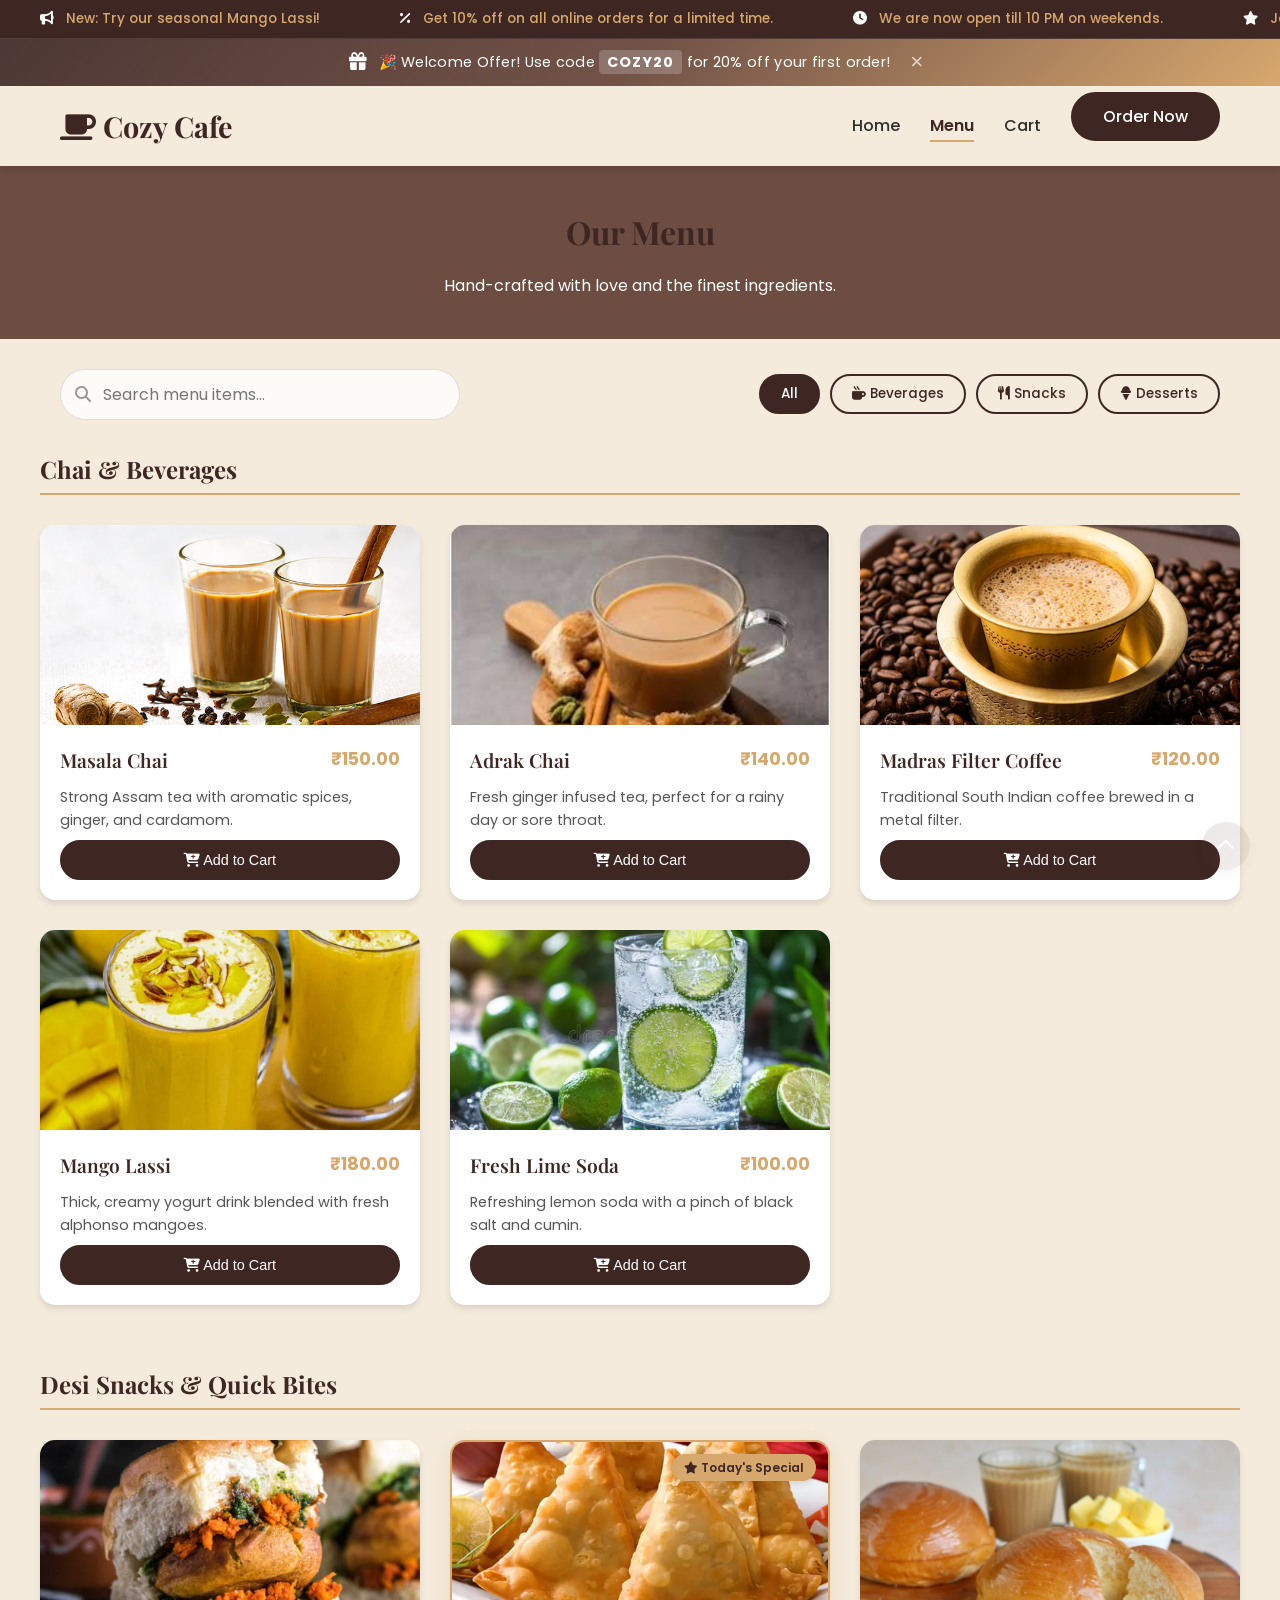
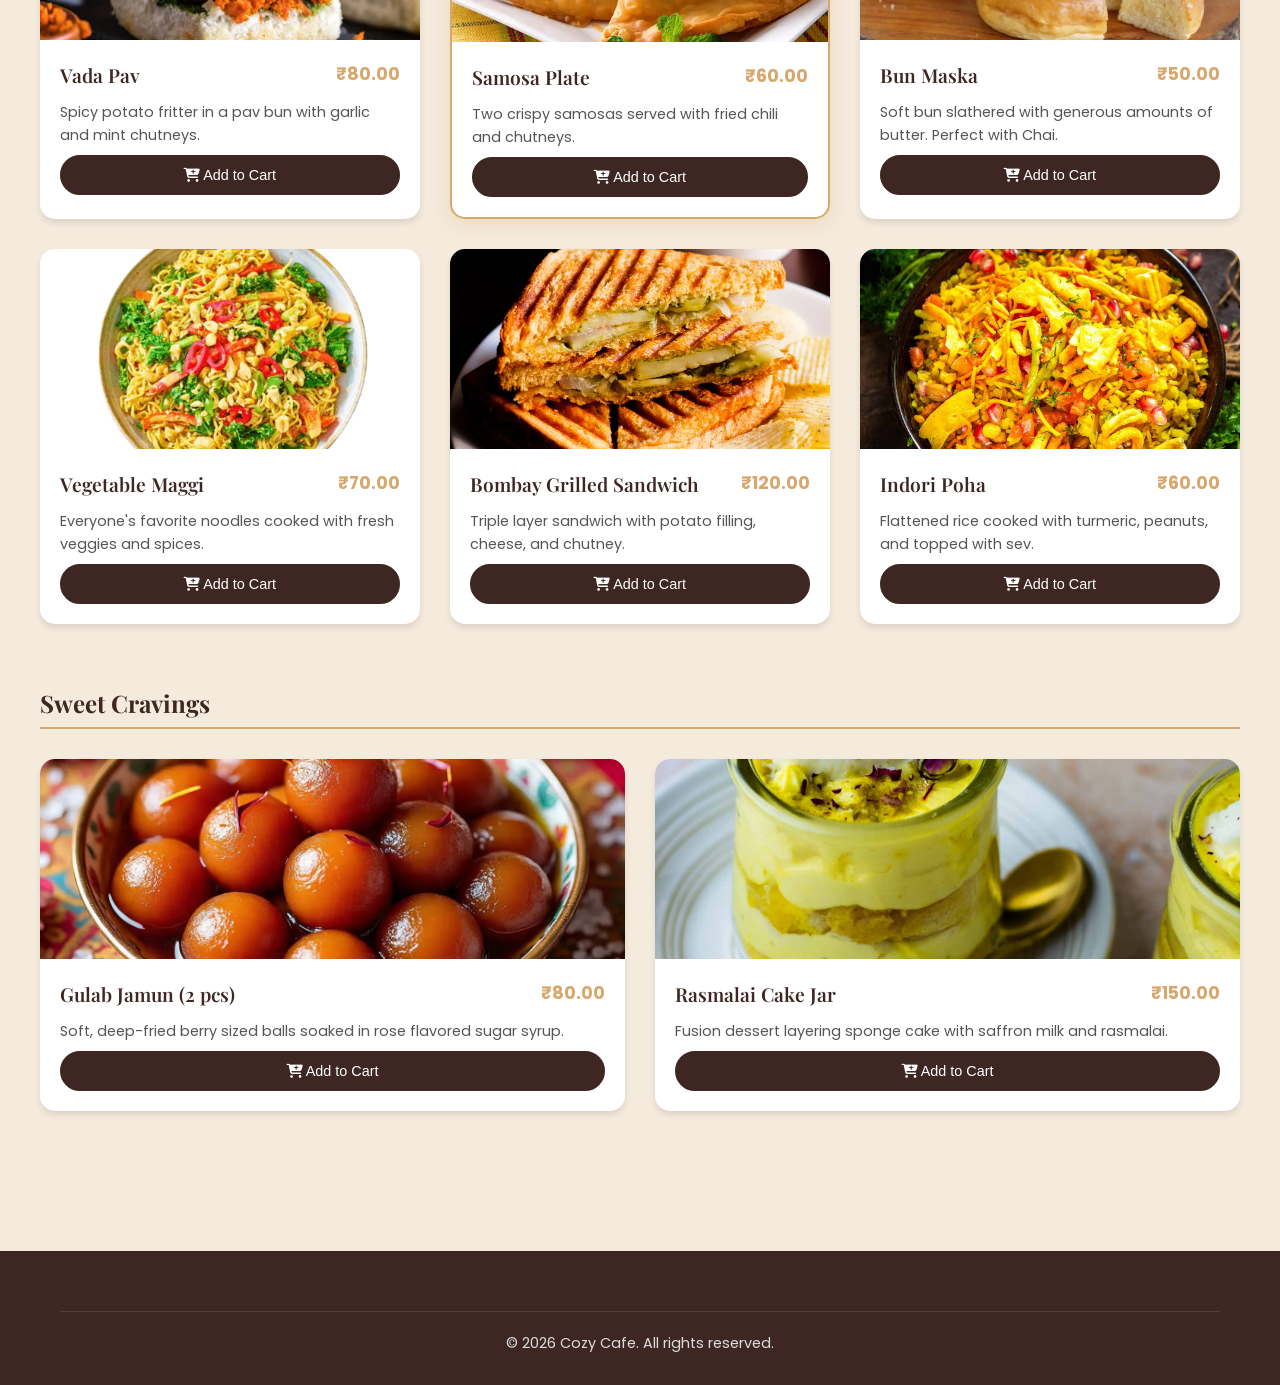
<file: menu.html>
<!DOCTYPE html>
<html lang="en">

<head>
    <meta charset="UTF-8">
    <meta name="viewport" content="width=device-width, initial-scale=1.0">
    <title>Menu | Cozy Cafe</title>
    <link rel="stylesheet" href="style.css?v=2">
    <link
        href="https://fonts.googleapis.com/css2?family=Playfair+Display:wght@400;600;700&family=Poppins:wght@300;400;500;600&display=swap"
        rel="stylesheet">
    <link rel="stylesheet" href="https://cdnjs.cloudflare.com/ajax/libs/font-awesome/6.4.0/css/all.min.css">
</head>

<body>

    <!-- Navbar -->
    <nav class="navbar">
        <div class="container">
            <a href="index.html" class="logo"><i class="fas fa-coffee"></i> Cozy Cafe</a>

            <input type="checkbox" id="mobile-menu-checkbox">
            <label for="mobile-menu-checkbox" class="menu-toggle">
                <span class="bar"></span>
                <span class="bar"></span>
                <span class="bar"></span>
            </label>

            <ul class="nav-links">
                <div class="nav-left">
                    <li><a href="index.html" class="nav-link">Home</a></li>
                    <li><a href="menu.html" class="nav-link">Menu</a></li>
                    <li><a href="cart.html" class="nav-link">Cart <span class="cart-badge"
                                style="display:none;">0</span></a></li>
                </div>
                <div class="nav-right">
                    <li><a href="payment.html" class="btn">Order Now</a></li>
                </div>
            </ul>
        </div>
    </nav>

    <!-- Page Header -->
    <header class="page-header section text-center"
        style="background-color: var(--secondary-color); color: var(--white); padding: 40px 0;">
        <h1>Our Menu</h1>
        <p>Hand-crafted with love and the finest ingredients.</p>
    </header>

    <!-- Search & Filter Bar -->
    <div class="container" style="margin-top: 30px;">
        <div class="menu-controls"
            style="display: flex; flex-wrap: wrap; gap: 15px; align-items: center; justify-content: space-between;">
            <div class="search-bar" style="flex: 1; min-width: 250px; max-width: 400px; position: relative;">
                <i class="fas fa-search"
                    style="position: absolute; left: 15px; top: 50%; transform: translateY(-50%); color: #999;"></i>
                <input type="text" id="menu-search" class="form-input" placeholder="Search menu items..."
                    style="padding-left: 42px; border-radius: 30px; width: 100%;">
            </div>
            <div class="filter-pills" style="display: flex; gap: 10px; flex-wrap: wrap;">
                <button class="filter-pill active" data-category="all">All</button>
                <button class="filter-pill" data-category="beverages"><i class="fas fa-mug-hot"></i> Beverages</button>
                <button class="filter-pill" data-category="snacks"><i class="fas fa-utensils"></i> Snacks</button>
                <button class="filter-pill" data-category="desserts"><i class="fas fa-ice-cream"></i> Desserts</button>
            </div>
        </div>
    </div>

    <!-- Menu Items (dynamically rendered by JS) -->
    <div class="container section" id="menu-container" style="padding-top: 30px;">
        <!-- JS will populate this -->
    </div>

    <!-- Footer -->
    <footer class="footer">
        <div class="container">
            <div class="copyright">
                <p>&copy; 2026 Cozy Cafe. All rights reserved.</p>
            </div>
        </div>
    </footer>

    <script src="script.js?v=2"></script>
    <!-- jQuery CDN -->
    <script src="https://cdnjs.cloudflare.com/ajax/libs/jquery/3.7.1/jquery.min.js"></script>
    <!-- jQuery Features Module -->
    <script src="jquery-features.js?v=2"></script>
</body>

</html>
</file>
<file: style.css>
/* 
   Cozy Cafe - Main Stylesheet
   Theme: Modern Cozy Coffeehouse
*/

:root {
    /* Color Palette */
    --primary-color: #3E2723;
    /* Dark Coffee Brown */
    --secondary-color: #6D4C41;
    /* Latte Brown */
    --accent-color: #D7A86E;
    /* Caramel */
    --bg-color: #F5EBDD;
    /* Cream */
    --text-color: #2E2E2E;
    /* Dark Grey */
    --white: #FFFFFF;
    --shadow: 0 4px 6px rgba(0, 0, 0, 0.1);
    --shadow-hover: 0 10px 15px rgba(0, 0, 0, 0.15);

    /* Fonts */
    --font-heading: 'Playfair Display', serif;
    --font-body: 'Poppins', sans-serif;

    /* Spacing */
    --container-width: 1200px;
    --header-height: 80px;
}

/* Reset & Base Styles */
* {
    margin: 0;
    padding: 0;
    box-sizing: border-box;
}

html {
    scroll-behavior: smooth;
}

body {
    font-family: var(--font-body);
    background-color: var(--bg-color);
    color: var(--text-color);
    line-height: 1.6;
    overflow-x: hidden;
}

h1,
h2,
h3,
h4,
h5,
h6 {
    font-family: var(--font-heading);
    color: var(--primary-color);
    margin-bottom: 1rem;
}

a {
    text-decoration: none;
    color: inherit;
    transition: all 0.3s ease;
}

ul {
    list-style: none;
}

img {
    max-width: 100%;
    display: block;
}

/* Utilities */
.container {
    max-width: var(--container-width);
    margin: 0 auto;
    padding: 0 20px;
}

.section {
    padding: 80px 0;
}

.text-center {
    text-align: center;
}

.btn {
    display: inline-block;
    margin-top: -11px;
    padding: 10px 30px;
    background-color: var(--primary-color);
    color: var(--white);
    border-radius: 30px;
    font-weight: 500;
    font-size: 1rem;
    transition: all 0.3s ease;
    border: 2px solid var(--primary-color);
    position: relative;
    overflow: hidden;
    cursor: pointer;
}

.btn:hover {
    background-color: var(--accent-color);
    border-color: var(--accent-color);
    color: var(--primary-color);
    transform: translateY(-2px);
    box-shadow: var(--shadow-hover);
}

.btn-outline {
    background-color: transparent;
    color: var(--primary-color);
    border: 2px solid var(--primary-color);
}

.btn-outline:hover {
    background-color: var(--primary-color);
    color: var(--white);
}

/* Animations */
@keyframes fadeIn {
    from {
        opacity: 0;
        transform: translateY(20px);
    }

    to {
        opacity: 1;
        transform: translateY(0);
    }
}

@keyframes slideDown {
    from {
        transform: translateY(-100%);
    }

    to {
        transform: translateY(0);
    }
}

.fade-in {
    animation: fadeIn 1s ease forwards;
}

/* Navbar */
.navbar {
    background-color: rgba(245, 235, 221, 0.95);
    backdrop-filter: blur(10px);
    height: var(--header-height);
    position: sticky;
    top: 0;
    z-index: 1000;
    box-shadow: var(--shadow);
    display: flex;
    align-items: center;
    justify-content: space-between;
    padding: 10px 40px;
}

.navbar .container {
    display: flex;
    justify-content: space-between;
    align-items: center;
    width: 100%;
}

.logo {
    font-family: var(--font-heading);
    font-size: 1.8rem;
    font-weight: 700;
    color: var(--primary-color);
}

.nav-left {
    display: flex;
    align-items: center;
    gap: 30px;
}

.nav-right {
    display: flex;
    align-items: center;
    margin-left: auto;
}

.nav-links {
    display: flex;
    align-items: center;
    gap: 30px;
}

.nav-link {
    font-weight: 500;
    color: var(--text-color);
    position: relative;
}

.nav-link::after {
    content: '';
    position: absolute;
    width: 0;
    height: 2px;
    bottom: -5px;
    left: 0;
    background-color: var(--accent-color);
    transition: width 0.3s ease;
}

.nav-link:hover::after {
    width: 100%;
}

.nav-link:hover {
    color: var(--primary-color);
}

/* Mobile Menu Checkbox Hack */
.menu-toggle {
    display: none;
    flex-direction: column;
    cursor: pointer;
    gap: 5px;
}

.bar {
    width: 25px;
    height: 3px;
    background-color: var(--primary-color);
    transition: all 0.3s ease;
}

#mobile-menu-checkbox {
    display: none;
}

/* Footer */
.footer {
    background-color: var(--primary-color);
    color: var(--white);
    padding: 60px 0 20px;
}

.footer-content {
    display: grid;
    grid-template-columns: repeat(auto-fit, minmax(250px, 1fr));
    gap: 40px;
    margin-bottom: 40px;
}

.footer h3 {
    color: var(--accent-color);
    margin-bottom: 20px;
}

.footer p,
.footer a {
    color: #ddd;
    margin-bottom: 10px;
    display: block;
}

.social-icons {
    display: flex;
    gap: 15px;
    margin-top: 20px;
}

.social-icon {
    width: 40px;
    height: 40px;
    border-radius: 50%;
    background-color: rgba(255, 255, 255, 0.1);
    display: grid;
    place-items: center;
    transition: all 0.3s ease;
    text-decoration: none;
    font-size: 1.2rem;
    color: var(--white);
    /* Ensure icon color is consistent */
}

/* Removed .social-icon i line-height rule to prevent misalignment */

.social-icon:hover {
    background-color: var(--accent-color);
    transform: translateY(-3px);
}

.copyright {
    text-align: center;
    border-top: 1px solid rgba(255, 255, 255, 0.1);
    padding-top: 20px;
    font-size: 0.9rem;
    color: #ccc;
}

/* Home Page Specifics */
.hero {
    height: calc(100vh - var(--header-height));
    background: linear-gradient(rgba(62, 39, 35, 0.6), rgba(62, 39, 35, 0.6)), url('images/hero_bg.jpg');
    background-size: cover;
    background-position: center;
    display: flex;
    align-items: center;
    justify-content: center;
    text-align: center;
    color: var(--white);
    padding: 0 20px;
}

.hero-content h1 {
    font-size: 4rem;
    color: var(--accent-color);
    margin-bottom: 20px;
    text-shadow: 2px 2px 4px rgba(0, 0, 0, 0.5);
}

.hero-content p {
    font-size: 1.5rem;
    margin-bottom: 40px;
    font-weight: 300;
}

/* Cards (Menu/Testimonial) */
.card {
    background-color: var(--white);
    border-radius: 15px;
    overflow: hidden;
    box-shadow: var(--shadow);
    transition: all 0.3s ease;
}

.card:hover {
    transform: translateY(-10px);
    box-shadow: var(--shadow-hover);
}

.card-img {
    height: 200px;
    width: 100%;
    object-fit: cover;
}

.card-body {
    padding: 20px;
}

.card-title {
    font-size: 1.2rem;
    font-weight: 600;
    margin-bottom: 10px;
}

.card-price {
    color: var(--accent-color);
    font-weight: 700;
    font-size: 1.1rem;
}

/* Testimonials */
.testimonial-grid {
    display: grid;
    grid-template-columns: repeat(auto-fit, minmax(300px, 1fr));
    gap: 30px;
}

.testimonial-card {
    background-color: var(--white);
    padding: 30px;
    border-radius: 15px;
    box-shadow: var(--shadow);
    position: relative;
}

.testimonial-card::before {
    content: '"';
    font-family: var(--font-heading);
    font-size: 4rem;
    color: var(--accent-color);
    opacity: 0.3;
    position: absolute;
    top: 10px;
    left: 20px;
}

/* Forms (Payment) */
.glass-form {
    background: rgba(255, 255, 255, 0.7);
    backdrop-filter: blur(10px);
    padding: 40px;
    border-radius: 20px;
    box-shadow: var(--shadow);
    border: 1px solid rgba(255, 255, 255, 0.5);
    max-width: 600px;
    margin: 0 auto;
}

.form-group {
    margin-bottom: 20px;
    position: relative;
}

.form-input {
    width: 100%;
    padding: 12px 15px;
    border: 1px solid #ddd;
    border-radius: 8px;
    background-color: rgba(255, 255, 255, 0.8);
    font-family: var(--font-body);
    font-size: 1rem;
    transition: all 0.3s ease;
}

.form-input:focus {
    outline: none;
    border-color: var(--primary-color);
    box-shadow: 0 0 0 3px rgba(62, 39, 35, 0.1);
}

.form-label {
    display: block;
    margin-bottom: 8px;
    font-weight: 500;
    color: var(--secondary-color);
}

/* Mobile Responsiveness */
@media (max-width: 768px) {
    .menu-toggle {
        display: flex;
    }

    .nav-links {
        position: absolute;
        top: var(--header-height);
        left: 0;
        width: 100%;
        background-color: var(--bg-color);
        flex-direction: column;
        align-items: center;
        padding: 20px 0;
        gap: 20px;
        transform: translateY(-150%);
        transition: transform 0.4s ease;
        box-shadow: var(--shadow);
        z-index: 999;
    }

    #mobile-menu-checkbox:checked~.nav-links {
        transform: translateY(0);
    }

    #mobile-menu-checkbox:checked~.menu-toggle .bar:nth-child(1) {
        transform: rotate(45deg) translate(5px, 6px);
    }

    #mobile-menu-checkbox:checked~.menu-toggle .bar:nth-child(2) {
        opacity: 0;
    }

    #mobile-menu-checkbox:checked~.menu-toggle .bar:nth-child(3) {
        transform: rotate(-45deg) translate(5px, -6px);
    }

    .hero-content h1 {
        font-size: 2.5rem;
    }
}

/* ═══════════════════════════════════════════════════════════════
   JS-DRIVEN UI STYLES
   ═══════════════════════════════════════════════════════════════ */

/* Toast Notification */
.toast {
    position: fixed;
    bottom: 30px;
    left: 50%;
    transform: translateX(-50%) translateY(100px);
    background-color: var(--primary-color);
    color: var(--white);
    padding: 14px 28px;
    border-radius: 30px;
    font-size: 0.95rem;
    font-weight: 500;
    box-shadow: 0 8px 25px rgba(62, 39, 35, 0.35);
    z-index: 9999;
    opacity: 0;
    transition: all 0.4s cubic-bezier(0.175, 0.885, 0.32, 1.275);
    pointer-events: none;
    white-space: nowrap;
}

.toast--visible {
    opacity: 1;
    transform: translateX(-50%) translateY(0);
}

/* Form Validation Errors */
.form-input.error {
    border-color: #dc3545;
    box-shadow: 0 0 0 3px rgba(220, 53, 69, 0.15);
}

.error-msg {
    display: block;
    color: #dc3545;
    font-size: 0.8rem;
    margin-top: 6px;
    font-weight: 500;
    animation: fadeIn 0.3s ease;
}

/* Filter Pills (Menu Page) */
.filter-pill {
    padding: 8px 20px;
    border: 2px solid var(--primary-color);
    border-radius: 30px;
    background: transparent;
    color: var(--primary-color);
    font-family: var(--font-body);
    font-size: 0.85rem;
    font-weight: 500;
    cursor: pointer;
    transition: all 0.3s ease;
}

.filter-pill:hover {
    background-color: var(--accent-color);
    border-color: var(--accent-color);
    color: var(--primary-color);
}

.filter-pill.active {
    background-color: var(--primary-color);
    color: var(--white);
}

/* Daily Special Highlight */
.daily-special {
    position: relative;
    border: 2px solid var(--accent-color);
    box-shadow: 0 4px 20px rgba(215, 168, 110, 0.3);
}

.special-badge {
    position: absolute;
    top: 12px;
    right: 12px;
    background: var(--accent-color);
    color: var(--primary-color);
    padding: 4px 12px;
    border-radius: 20px;
    font-size: 0.75rem;
    font-weight: 600;
    z-index: 2;
    box-shadow: 0 2px 8px rgba(0, 0, 0, 0.15);
}

/* Scroll-triggered Fade-In */
[data-animate] {
    opacity: 0;
    transform: translateY(30px);
    transition: opacity 0.8s ease, transform 0.8s ease;
}

.fade-in-scroll {
    opacity: 1 !important;
    transform: translateY(0) !important;
}

/* Cart Badge */
.cart-badge {
    display: inline-flex;
    align-items: center;
    justify-content: center;
    background-color: var(--accent-color);
    color: var(--primary-color);
    font-size: 0.7rem;
    font-weight: 700;
    min-width: 18px;
    height: 18px;
    border-radius: 50%;
    margin-left: 5px;
    padding: 0 4px;
    vertical-align: middle;
}

/* Countdown Timer */
.countdown-timer {
    margin-top: 25px;
    padding: 14px 28px;
    background: rgba(255, 255, 255, 0.15);
    backdrop-filter: blur(8px);
    border: 1px solid rgba(255, 255, 255, 0.25);
    border-radius: 12px;
    font-size: 1rem;
    font-weight: 500;
    color: var(--white);
    display: inline-flex;
    align-items: center;
    gap: 10px;
    transition: all 0.4s ease;
}

.countdown-timer i {
    font-size: 1.1rem;
}

.countdown-timer.urgent {
    background: rgba(204, 51, 51, 0.85);
    border-color: rgba(255, 100, 100, 0.5);
    color: #fff;
    animation: pulseUrgent 1.5s ease-in-out infinite;
}

@keyframes pulseUrgent {

    0%,
    100% {
        box-shadow: 0 0 10px rgba(204, 51, 51, 0.3);
    }

    50% {
        box-shadow: 0 0 25px rgba(204, 51, 51, 0.6);
    }
}


/* ═══════════════════════════════════════════════════════════════
   JQUERY-DRIVEN UI STYLES
   ═══════════════════════════════════════════════════════════════ */

/* Promo Banner */
.jq-promo-banner {
    background: linear-gradient(135deg, #3E2723 0%, #6D4C41 50%, #D7A86E 100%);
    color: var(--white);
    padding: 0;
    position: relative;
    z-index: 1001;
    overflow: hidden;
}

.jq-promo-banner::before {
    content: '';
    position: absolute;
    top: 0;
    left: -100%;
    width: 200%;
    height: 100%;
    background: linear-gradient(90deg,
            transparent 0%,
            rgba(255, 255, 255, 0.08) 50%,
            transparent 100%);
    animation: jqShimmer 3s ease-in-out infinite;
}

@keyframes jqShimmer {
    0% {
        transform: translateX(-50%);
    }

    100% {
        transform: translateX(50%);
    }
}

.jq-promo-inner {
    display: flex;
    align-items: center;
    justify-content: center;
    gap: 12px;
    padding: 12px 20px;
    max-width: var(--container-width);
    margin: 0 auto;
    position: relative;
    z-index: 1;
}

.jq-promo-inner i.fa-gift {
    font-size: 1.1rem;
    animation: jqBounce 2s ease-in-out infinite;
}

@keyframes jqBounce {

    0%,
    100% {
        transform: translateY(0);
    }

    50% {
        transform: translateY(-4px);
    }
}

.jq-promo-text {
    font-size: 0.9rem;
    font-weight: 400;
    letter-spacing: 0.3px;
}

.jq-promo-text strong {
    background: rgba(255, 255, 255, 0.2);
    padding: 2px 8px;
    border-radius: 4px;
    font-weight: 700;
    letter-spacing: 1px;
}

.jq-promo-close {
    background: none;
    border: none;
    color: var(--white);
    font-size: 1.4rem;
    cursor: pointer;
    opacity: 0.7;
    transition: all 0.3s ease;
    padding: 0 8px;
    line-height: 1;
}

.jq-promo-close:hover {
    opacity: 1;
    transform: scale(1.2);
}

/* Navbar Scroll Effect */
.jq-navbar-scrolled {
    background-color: rgba(62, 39, 35, 0.97) !important;
    box-shadow: 0 4px 20px rgba(0, 0, 0, 0.3) !important;
}

.jq-navbar-scrolled .logo,
.jq-navbar-scrolled .nav-link {
    color: var(--white) !important;
}

.jq-navbar-scrolled .nav-link:hover {
    color: var(--accent-color) !important;
}

.jq-navbar-scrolled .nav-link::after {
    background-color: var(--accent-color);
}

.jq-navbar-scrolled .btn {
    background-color: var(--accent-color);
    border-color: var(--accent-color);
    color: var(--primary-color);
}

.jq-navbar-scrolled .cart-badge {
    background-color: var(--accent-color);
    color: var(--primary-color);
}

/* Active Nav Link */
.jq-active-link {
    color: var(--primary-color) !important;
    font-weight: 600;
}

.jq-active-link::after {
    width: 100% !important;
    background-color: var(--accent-color) !important;
}

/* Back to Top Button */
.jq-back-to-top {
    position: fixed;
    bottom: 30px;
    right: 30px;
    width: 48px;
    height: 48px;
    border-radius: 50%;
    background: linear-gradient(135deg, var(--primary-color), var(--secondary-color));
    color: var(--white);
    border: none;
    cursor: pointer;
    font-size: 1.1rem;
    z-index: 9998;
    box-shadow: 0 4px 15px rgba(62, 39, 35, 0.4);
    transition: all 0.3s ease;
    display: flex;
    align-items: center;
    justify-content: center;
}

.jq-back-to-top:hover {
    transform: translateY(-4px);
    box-shadow: 0 6px 25px rgba(62, 39, 35, 0.5);
    background: linear-gradient(135deg, var(--accent-color), var(--secondary-color));
}

/* Stats Section */
.jq-stats-section {
    background: linear-gradient(135deg, var(--primary-color) 0%, var(--secondary-color) 100%);
    padding: 70px 0;
    position: relative;
    overflow: hidden;
}

.jq-stats-section::before {
    content: '';
    position: absolute;
    width: 300px;
    height: 300px;
    background: rgba(215, 168, 110, 0.1);
    border-radius: 50%;
    top: -80px;
    right: -80px;
}

.jq-stats-section::after {
    content: '';
    position: absolute;
    width: 200px;
    height: 200px;
    background: rgba(215, 168, 110, 0.08);
    border-radius: 50%;
    bottom: -50px;
    left: -50px;
}

.jq-stats-grid {
    display: grid;
    grid-template-columns: repeat(auto-fit, minmax(200px, 1fr));
    gap: 40px;
    position: relative;
    z-index: 1;
}

.jq-stat-item {
    text-align: center;
    color: var(--white);
}

.jq-stat-icon {
    font-size: 2.2rem;
    color: var(--accent-color);
    margin-bottom: 15px;
    display: block;
}

.jq-stat-value {
    font-family: var(--font-heading);
    font-size: 2.8rem;
    font-weight: 700;
    color: var(--white);
    display: block;
    margin-bottom: 8px;
}

.jq-stat-label {
    font-size: 0.95rem;
    color: rgba(255, 255, 255, 0.75);
    font-weight: 400;
}

/* Newsletter Section */
.jq-newsletter-section {
    background: var(--bg-color);
    padding: 70px 0;
}

.jq-newsletter-card {
    background: var(--white);
    border-radius: 20px;
    padding: 50px;
    box-shadow: var(--shadow);
    max-width: 650px;
    margin: 0 auto;
    text-align: center;
    position: relative;
    overflow: hidden;
}

.jq-newsletter-card::before {
    content: '✉';
    position: absolute;
    font-size: 10rem;
    opacity: 0.04;
    top: -20px;
    right: -20px;
    transform: rotate(-15deg);
}

.jq-newsletter-card h2 {
    margin-bottom: 10px;
}

.jq-newsletter-card>p {
    color: #777;
    margin-bottom: 30px;
    font-size: 0.95rem;
}

.jq-newsletter-form {
    display: flex;
    gap: 12px;
    max-width: 450px;
    margin: 0 auto;
}

.jq-newsletter-form .form-input {
    flex: 1;
    border-radius: 30px;
    padding: 12px 20px;
}

.jq-newsletter-btn {
    display: inline-flex;
    align-items: center;
    gap: 8px;
    padding: 12px 24px;
    background: var(--primary-color);
    color: var(--white);
    border: none;
    border-radius: 30px;
    font-family: var(--font-body);
    font-size: 0.9rem;
    font-weight: 500;
    cursor: pointer;
    transition: all 0.3s ease;
    white-space: nowrap;
}

.jq-newsletter-btn:hover {
    background: var(--accent-color);
    color: var(--primary-color);
    transform: translateY(-2px);
}

.jq-newsletter-btn:disabled {
    opacity: 0.7;
    cursor: not-allowed;
    transform: none;
}

#jq-newsletter-message {
    margin-top: 15px;
    font-size: 0.9rem;
    font-weight: 500;
}

.jq-loading {
    opacity: 0.7;
    pointer-events: none;
}

/* Toggle Hint */
.jq-toggle-hint {
    display: block;
    font-size: 0.75rem;
    color: #999;
    font-family: var(--font-body);
    margin-top: -8px;
    margin-bottom: 15px;
    font-style: italic;
}

.jq-collapsed::after {
    content: ' ▸';
}

/* Button Pulse Animation */
.jq-btn-pulse {
    animation: jqPulse 0.4s ease;
}

@keyframes jqPulse {
    0% {
        transform: scale(1);
    }

    50% {
        transform: scale(1.05);
    }

    100% {
        transform: scale(1);
    }
}

/* Shake Animation */
.jq-shake {
    animation: jqShake 0.5s ease;
}

@keyframes jqShake {

    0%,
    100% {
        transform: translateX(0);
    }

    20% {
        transform: translateX(-6px);
    }

    40% {
        transform: translateX(6px);
    }

    60% {
        transform: translateX(-4px);
    }

    80% {
        transform: translateX(4px);
    }
}

/* Search Clear Button */
.jq-search-clear {
    position: absolute;
    right: 12px;
    top: 50%;
    transform: translateY(-50%);
    background: none;
    border: none;
    color: #999;
    cursor: pointer;
    font-size: 0.85rem;
    padding: 5px;
    transition: color 0.3s ease;
    z-index: 2;
}

.jq-search-clear:hover {
    color: var(--primary-color);
}

/* Total Pulse */
.jq-total-pulse {
    animation: jqTotalPulse 0.6s ease;
}

@keyframes jqTotalPulse {
    0% {
        transform: scale(1);
    }

    50% {
        transform: scale(1.15);
        color: var(--accent-color);
    }

    100% {
        transform: scale(1);
    }
}

/* Tooltip System */
.jq-tooltip-icon {
    margin-left: 8px;
    color: var(--accent-color);
    cursor: help;
    font-size: 0.8rem;
    transition: color 0.3s ease;
}

.jq-tooltip-icon:hover {
    color: var(--primary-color);
}

.jq-tooltip-popup {
    position: absolute;
    background: var(--primary-color);
    color: var(--white);
    padding: 10px 16px;
    border-radius: 8px;
    font-size: 0.8rem;
    max-width: 250px;
    z-index: 10000;
    box-shadow: 0 4px 15px rgba(0, 0, 0, 0.2);
    display: none;
    line-height: 1.4;
    pointer-events: none;
}

.jq-tooltip-popup::after {
    content: '';
    position: absolute;
    bottom: -6px;
    left: 50%;
    transform: translateX(-50%);
    border-left: 6px solid transparent;
    border-right: 6px solid transparent;
    border-top: 6px solid var(--primary-color);
}

/* Security Notice */
.jq-security-notice {
    display: flex;
    align-items: center;
    gap: 10px;
    padding: 12px 16px;
    background: rgba(76, 175, 80, 0.08);
    border: 1px solid rgba(76, 175, 80, 0.2);
    border-radius: 10px;
    margin-bottom: 20px;
    font-size: 0.85rem;
    color: #4CAF50;
}

.jq-security-notice i {
    font-size: 1rem;
}

/* Character Counter */
.jq-char-counter {
    display: block;
    text-align: right;
    font-size: 0.75rem;
    color: #999;
    margin-top: 6px;
    transition: color 0.3s ease;
}

/* Coupon Section */
.jq-coupon-section {
    padding-bottom: 20px;
    margin-bottom: 20px;
    border-bottom: 1px solid #eee;
}

.jq-coupon-section h4 {
    color: var(--secondary-color);
}

/* Card Image Transition for jQuery hover */
.card-img {
    transition: opacity 0.3s ease;
}

/* Menu Card Animation Entry */
.jq-animated {
    transition: transform 0.4s ease, opacity 0.4s ease;
}

/* Responsive adjustments for jQuery elements */
@media (max-width: 768px) {
    .jq-promo-inner {
        font-size: 0.8rem;
        padding: 10px 15px;
        gap: 8px;
    }

    .jq-promo-text {
        font-size: 0.78rem;
    }

    .jq-newsletter-form {
        flex-direction: column;
    }

    .jq-stats-grid {
        grid-template-columns: repeat(2, 1fr);
        gap: 25px;
    }

    .jq-stat-value {
        font-size: 2rem;
    }

    .jq-newsletter-card {
        padding: 30px 20px;
    }

    .jq-back-to-top {
        bottom: 20px;
        right: 20px;
        width: 42px;
        height: 42px;
    }

    .jq-navbar-scrolled .nav-links {
        background-color: var(--primary-color) !important;
    }

    .jq-navbar-scrolled .nav-link {
        color: var(--white) !important;
    }
}

/* Ticker Styles */
.jq-ticker-wrap {
    width: 100%;
    overflow: hidden;
    background-color: var(--primary-color);
    color: var(--accent-color);
    border-bottom: 1px solid rgba(255, 255, 255, 0.1);
    box-sizing: content-box;
    position: relative;
    z-index: 1002;
    /* Above promo banner */
    font-size: 0.85rem;
    font-weight: 500;
}

.jq-ticker {
    display: flex;
    white-space: nowrap;
    animation: ticker 30s linear infinite;
    padding: 8px 0;
}

.jq-ticker:hover {
    animation-play-state: paused;
}

.jq-ticker-item {
    display: inline-block;
    padding: 0 40px;
}

.jq-ticker-item i {
    margin-right: 8px;
    color: var(--white);
}

@keyframes ticker {
    0% {
        transform: translate3d(100%, 0, 0);
    }

    100% {
        transform: translate3d(-100%, 0, 0);
    }
}
</file>
